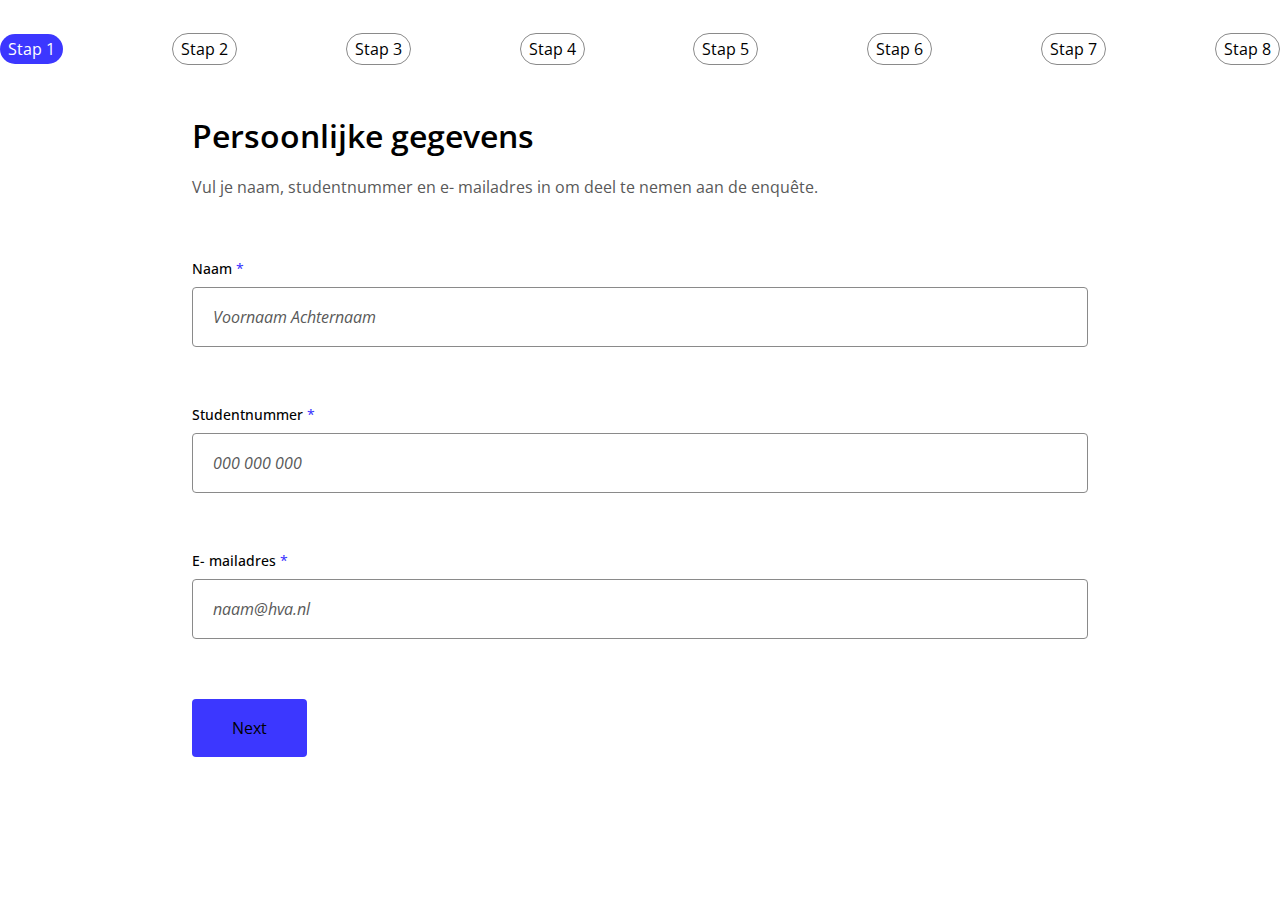
<file: website/index.html>
<!DOCTYPE html>
<html lang="en">

<head>
   <meta charset="UTF-8">
   <meta http-equiv="X-UA-Compatible" content="IE=edge">
   <meta name="viewport" content="width=device-width, initial-scale=1.0">

   <meta name="color-scheme" content="dark light">

   <title>Enquete</title>

   <link rel="preconnect" href="https://fonts.googleapis.com">
   <link rel="preconnect" href="https://fonts.gstatic.com" crossorigin>
   <link href="https://fonts.googleapis.com/css2?family=Open+Sans:wght@300;400;500;600;700;800&display=swap"
      rel="stylesheet">


   <link rel="stylesheet" href="./css/reset.css">
   <link rel="stylesheet" href="./css/custom-properties.css">
   <link rel="stylesheet" href="./css/style.css">


   <script type="module" src="./js/app.js"></script>
</head>

<body>

   <!-- Main -->
   <main>

      <!-- Aside -->
      <!-- <aside>
         <section>
            <figure>
               <img src="" alt="">
            </figure>

            <article>
               <h2>Titel.</h2>
               <p>
                  Korte beschrijving.
               </p>
            </article>
         </section>
      </aside> -->


      <!-- Section Form -->
      <section>

         <!-- Step Indicator -->
         <nav>
            <ol>
               <li><a href="#field-personal">Stap 1</a></li>
               <li><a href="#field-prj-1">Stap 2</a></li>
               <li><a href="#field-wafs">Stap 3</a></li>
               <li><a href="#field-cttr">Stap 4</a></li>
               <li><a href="#field-prjct-2">Stap 5</a></li>
               <li><a href="#field-bt">Stap 6</a></li>
               <li><a href="#field-pwa">Stap 7</a></li>
               <li><a href="#field-submit">Stap 8</a></li>
            </ol>
         </nav>


         <!-- Form -->
         <form id="enquete">
            <!-- Personal Information -->
            <fieldset id="field-personal">
               <legend>Persoonlijke gegevens</legend>
               <p>
                  Vul je naam, studentnummer en e- mailadres in om deel te nemen aan de enquête.
               </p>

               <label for="personal-details-name">
                  <span>Naam <span id="requirement-star">*</span></span>
                  <div>
                     <input type="text" id="personal-details-name" name="personal-details-name"
                        placeholder="Voornaam Achternaam" pattern="^.{3,}$" required>
                     <span class="checkmark">&#10003; Perfect!</span>
                  </div>

                  <p class="error-message">Vul een geldige naam in</p>
               </label>

               <label for="personal-details-student-number">
                  <span>Studentnummer <span id="requirement-star">*</span></span>
                  <div>
                     <input type="text" inputmode="numeric" id="personal-details-student-number"
                        name="personal-details-student-number" placeholder="000 000 000" required pattern="^[56]\d{8}$"
                        title="Studentnummer moet beginnen met een 5 of 6 en 9 cijfers lang zijn." maxlength="9">
                     <span class="checkmark">&#10003; Perfect!</span>
                  </div>

                  <p class="error-message">Psst, weet je zeker dat dit klopt?</p>
               </label>


               <label for="personal-details-email">
                  <span>E- mailadres <span id="requirement-star">*</span></span>
                  <div>
                     <input type="text" inputmode="email" id="personal-details-email" name="personal-details-email"
                        autocapitalize="off" placeholder="naam@hva.nl" required>
                     <span class="checkmark">&#10003; Perfect!</span>
                  </div>
                  <p class="error-message">Psst, weet je zeker dat dit klopt?</p>
               </label>
            </fieldset>










            <!-- Project 1 -->
            <fieldset id="field-prj-1">
               <!-- Course Name -->
               <legend>Project 1</legend>

               <!-- Course Description -->
               <p>
                  Om de kwaliteit van het vak te verbeteren verzoeken we je om deze enquête in te vullen.
               </p>

               <!-- Course Teachers -->
               <h2>Docenten</h2>
               <p>De docenten die betrokken zijn bij het geven van het vak Project 1.</p>

               <ul>
                  <!-- Teacher 1 -->
                  <li>
                     <figure>
                        <!-- <img src="" alt="Portret foto van Joost Faber."> -->
                     </figure>

                     Joost Faber
                  </li>

                  <!-- Teacher 2 -->
                  <li>
                     <figure>
                        <!-- <img src="" alt="Portret foto van Robert Spier."> -->
                     </figure>

                     Robert Spier
                  </li>
               </ul>

               <!-- Form Course Questions -->
               <section>

                  <article>
                     <h2><span>1</span>In welke weken heb je het vak ... gevolgd ?</h2>
                     <p>Vul de start- en einddatum van de periode in waarin je het vak hebt gevolgd.</p>
                  </article>

                  <!-- Start Week Course -->
                  <section id="course-date">

                     <!-- Start date input field -->
                     <label for="course-start-date-prj1">
                        <span>Startdatum <span id="requirement-star">*</span></span>
                        <div>
                           <input type="text" inputmode="numeric" id="course-start-date-prj1"
                              name="course-start-date-prj1" placeholder="dd- mm- jj" required>
                           <span class="checkmark">&#10003;</span>
                        </div>
                        <p class="error-message">Please enter a valid start date.</p>
                     </label>

                     <!-- End date input field -->
                     <label for="course-end-date-prj1">
                        <span>Einddatum <span id="requirement-star">*</span></span>
                        <div>
                           <input type="text" inputmode="numeric" id="course-end-date-prj1" name="course-end-date-prj1"
                              placeholder="dd- mm- jj" required>
                           <span class="checkmark">&#10003;</span>
                        </div>
                        <p class="error-message">Please enter a valid end date.</p>
                     </label>

                  </section>
               </section>

               <!-- Rating Teaching Material -->
               <section>
                  <article>
                     <h2><span>2</span>Hoe uitdagend vond je de lesstof van het vak ... ?</h2>
                     <p>Beoordeel de moeilijkheidsgraad van de lesstof op een schaal van 1 tot 10. <span
                           id="requirement-star">*</span></p>
                  </article>

                  <section id="rating">

                     <!-- Scroll Container -->
                     <div>

                        <section>
                           <label for="rating-tm-prj1-1a">
                              1
                              <input type="radio" id="rating-tm-prj1-1a" name="teaching-material-prj1" value="1"
                                 required>
                           </label>

                           <label for="rating-tm-prj1-2a">
                              2
                              <input type="radio" id="rating-tm-prj1-2a" name="teaching-material-prj1" value="2">
                           </label>

                           <label for="rating-tm-prj1-3a">
                              3
                              <input type="radio" id="rating-tm-prj1-3a" name="teaching-material-prj1" value="3"
                                 required>
                           </label>

                           <label for="rating-tm-prj1-4a">
                              4
                              <input type="radio" id="rating-tm-prj1-4a" name="teaching-material-prj1" value="4"
                                 required>
                           </label>

                           <label for="rating-tm-prj1-5a">
                              5
                              <input type="radio" id="rating-tm-prj1-5a" name="teaching-material-prj1" value="5"
                                 required>
                           </label>

                           <label for="rating-tm-prj1-6a">
                              6
                              <input type="radio" id="rating-tm-prj1-6a" name="teaching-material-prj1" value="6"
                                 required>
                           </label>

                           <label for="rating-tm-prj1-7a">
                              7
                              <input type="radio" id="rating-tm-prj1-7a" name="teaching-material-prj1" value="7"
                                 required>
                           </label>

                           <label for="rating-tm-prj1-8a">
                              8
                              <input type="radio" id="rating-tm-prj1-8a" name="teaching-material-prj1" value="8"
                                 required>
                           </label>

                           <label for="rating-tm-prj1-9a">
                              9
                              <input type="radio" id="rating-tm-prj1-9a" name="teaching-material-prj1" value="9"
                                 required>
                           </label>

                           <label for="rating-tm-prj1-10a">
                              10
                              <input type="radio" id="rating-tm-prj1-10a" name="teaching-material-prj1" value="10"
                                 required>
                           </label>

                        </section>

                        <!-- Indicator -->

                        <ul>
                           <li>Appeltje Eitje 🥱</li>
                           <li>Heel moeilijk! 🤯</li>
                        </ul>

                     </div>

                  </section>

               </section>

               <!-- Rating Explaination Of Teaching Material -->
               <section>
                  <article>
                     <h2><span>3</span>Hoe duidelijk vond je de uitleg van de lesstof ... ?</h2>
                     <p>Geef aan hoe begrijpelijk je de uitleg van de lesstof vond op een schaal van 1 tot 10. <span
                           id="requirement-star">*</span></p>
                  </article>

                  <section id="rating">

                     <!-- Scroll Container -->
                     <div>

                        <section>
                           <label for="rating-ex-prj1-1a">
                              1
                              <input type="radio" id="rating-ex-prj1-1a" name="explanation-prj1" value="1" required>
                           </label>

                           <label for="rating-ex-prj1-2a">
                              2
                              <input type="radio" id="rating-ex-prj1-2a" name="explanation-prj1" value="2">
                           </label>

                           <label for="rating-ex-prj1-3a">
                              3
                              <input type="radio" id="rating-ex-prj1-3a" name="explanation-prj1" value="3" required>
                           </label>

                           <label for="rating-ex-prj1-4a">
                              4
                              <input type="radio" id="rating-ex-prj1-4a" name="explanation-prj1" value="4" required>
                           </label>

                           <label for="rating-ex-prj1-5a">
                              5
                              <input type="radio" id="rating-ex-prj1-5a" name="explanation-prj1" value="5" required>
                           </label>

                           <label for="rating-ex-prj1-6a">
                              6
                              <input type="radio" id="rating-ex-prj1-6a" name="explanation-prj1" value="6" required>
                           </label>

                           <label for="rating-ex-prj1-7a">
                              7
                              <input type="radio" id="rating-ex-prj1-7a" name="explanation-prj1" value="7" required>
                           </label>

                           <label for="rating-ex-prj1-8a">
                              8
                              <input type="radio" id="rating-ex-prj1-8a" name="explanation-prj1" value="8" required>
                           </label>

                           <label for="rating-ex-prj1-9a">
                              9
                              <input type="radio" id="rating-ex-prj1-9a" name="explanation-prj1" value="9" required>
                           </label>

                           <label for="rating-ex-prj1-10a">
                              10
                              <input type="radio" id="rating-ex-prj1-10a" name="explanation-prj1" value="10" required>
                           </label>

                        </section>

                        <!-- Indicator -->
                        <ul>
                           <li>Erg onduidelijk 🤔</li>
                           <li>Heel duidelijk! 🤓</li>
                        </ul>

                     </div>

                  </section>

               </section>


               <!-- Grading Understanding Level -->
               <section>
                  <article>
                     <h2><span>4</span>Hoe goed begreep je de lesstof aan het einde van het vak .. ?</h2>
                     <p>Geef aan hoe goed je de lesstof begreep aan het einde van het vak. <span
                           id="requirement-star">*</span></p>
                  </article>

                  <section id="grading">
                     <div>
                        <section>

                           <label for="rating-ul-prj1-1a">
                              <span>😕</span> <span>Helemaal</span>
                              <input type="radio" id="rating-ul-prj1-1a" name="understanding-level-prj-2" value="1"
                                 required>
                           </label>

                           <label for="rating-ul-prj1-2a">
                              <span>🤨</span> <span>Niet</span>
                              <input type="radio" id="rating-ul-prj1-2a" name="understanding-level-prj-2" value="2">
                           </label>

                           <label for="rating-ul-prj1-3a">
                              <span>😐</span> <span>Mwah</span>
                              <input type="radio" id="rating-ul-prj1-3a" name="understanding-level-prj-2" value="3"
                                 required>
                           </label>

                           <label for="rating-ul-prj1-4a">
                              <span>😶</span> <span>Nauw'lijks</span>
                              <input type="radio" id="rating-ul-prj1-4a" name="understanding-level-prj-2" value="4"
                                 required>
                           </label>

                           <label for="rating-ul-prj1-5a">
                              <span>🙂</span> <span>Enigszins</span>
                              <input type="radio" id="rating-ul-prj1-5a" name="understanding-level-prj-2" value="5"
                                 required>
                           </label>

                           <label for="rating-ul-prj1-6a">
                              <span>😊</span> <span>Redelijk</span>
                              <input type="radio" id="rating-ul-prj1-6a" name="understanding-level-prj-2" value="6"
                                 required>
                           </label>

                           <label for="rating-ul-prj1-7a">
                              <span>😃</span> <span>Goed</span>
                              <input type="radio" id="rating-ul-prj1-7a" name="understanding-level-prj-2" value="7"
                                 required>
                           </label>

                           <label for="rating-ul-prj1-8a">
                              <span>😁</span> <span>Erg'goed</span>
                              <input type="radio" id="rating-ul-prj1-8a" name="understanding-level-prj-2" value="8"
                                 required>
                           </label>

                           <label for="rating-ul-prj1-9a">
                              <span>🤓</span> <span>Uitstekend</span>
                              <input type="radio" id="rating-ul-prj1-9a" name="understanding-level-prj-2" value="9"
                                 required>
                           </label>

                           <label for="rating-ul-prj1-10a">
                              <span>🧠</span> <span>Meesterlijk</span>
                              <input type="radio" id="rating-ul-prj1-10a" name="understanding-level-prj-2" value="10"
                                 required>
                           </label>

                        </section>

                     </div>

                  </section>

               </section>
            </fieldset>











            <fieldset id="field-wafs">
               <!-- Course Name -->
               <legend>Web App From Scratch</legend>

               <!-- Course Description -->
               <p>
                  Om de kwaliteit van het vak te verbeteren verzoeken we je om deze enquête in te vullen.
               </p>

               <!-- Course Teachers -->
               <h2>Docenten</h2>
               <p>De docenten die betrokken zijn bij het geven van het vak Project 1.</p>

               <ul>
                  <!-- Teacher 1 -->
                  <li>
                     <figure>
                        <!-- <img src="" alt="Portret foto van Joost Faber."> -->
                     </figure>

                     Joost Faber
                  </li>

                  <!-- Teacher 2 -->
                  <li>
                     <figure>
                        <!-- <img src="" alt="Portret foto van Robert Spier."> -->
                     </figure>

                     Robert Spier
                  </li>
               </ul>

               <!-- Form Course Questions -->
               <section>

                  <article>
                     <h2><span>1</span>In welke weken heb je het vak ... gevolgd ?</h2>
                     <p>Vul de start- en einddatum van de periode in waarin je het vak hebt gevolgd.</p>
                  </article>

                  <!-- Start Week Course -->
                  <section id="course-date">

                     <!-- Start date input field -->
                     <label for="course-start-date-wafs">
                        <span>Startdatum <span id="requirement-star">*</span></span>
                        <div>
                           <input type="text" inputmode="numeric" id="course-start-date-wafs"
                              name="course-start-date-wafs" placeholder="dd- mm- jj" required>
                           <span class="checkmark">&#10003;</span>
                        </div>
                        <p class="error-message">Please enter a valid start date.</p>
                     </label>

                     <!-- End date input field -->
                     <label for="course-end-date-wafs">
                        <span>Einddatum <span id="requirement-star">*</span></span>
                        <div>
                           <input type="text" inputmode="numeric" id="course-end-date-wafs" name="course-end-date-wafs"
                              placeholder="dd- mm- jj" required>
                           <span class="checkmark">&#10003;</span>
                        </div>
                        <p class="error-message">Please enter a valid end date.</p>
                     </label>

                  </section>
               </section>

               <!-- Rating Teaching Material -->
               <section>
                  <article>
                     <h2><span>2</span>Hoe uitdagend vond je de lesstof van het vak ... ?</h2>
                     <p>Beoordeel de moeilijkheidsgraad van de lesstof op een schaal van 1 tot 10. <span
                           id="requirement-star">*</span></p>
                  </article>

                  <section id="rating">

                     <!-- Scroll Container -->
                     <div>

                        <section>
                           <label for="rating-tm-wafs-1a">
                              1
                              <input type="radio" id="rating-tm-wafs-1a" name="teaching-material-wafs" value="1"
                                 required>
                           </label>

                           <label for="rating-tm-wafs-2a">
                              2
                              <input type="radio" id="rating-tm-wafs-2a" name="teaching-material-wafs" value="2">
                           </label>

                           <label for="rating-tm-wafs-3a">
                              3
                              <input type="radio" id="rating-tm-wafs-3a" name="teaching-material-wafs" value="3"
                                 required>
                           </label>

                           <label for="rating-tm-wafs-4a">
                              4
                              <input type="radio" id="rating-tm-wafs-4a" name="teaching-material-wafs" value="4"
                                 required>
                           </label>

                           <label for="rating-tm-wafs-5a">
                              5
                              <input type="radio" id="rating-tm-wafs-5a" name="teaching-material-wafs" value="5"
                                 required>
                           </label>

                           <label for="rating-tm-wafs-6a">
                              6
                              <input type="radio" id="rating-tm-wafs-6a" name="teaching-material-wafs" value="6"
                                 required>
                           </label>

                           <label for="rating-tm-wafs-7a">
                              7
                              <input type="radio" id="rating-tm-wafs-7a" name="teaching-material-wafs" value="7"
                                 required>
                           </label>

                           <label for="rating-tm-wafs-8a">
                              8
                              <input type="radio" id="rating-tm-wafs-8a" name="teaching-material-wafs" value="8"
                                 required>
                           </label>

                           <label for="rating-tm-wafs-9a">
                              9
                              <input type="radio" id="rating-tm-wafs-9a" name="teaching-material-wafs" value="9"
                                 required>
                           </label>

                           <label for="rating-tm-wafs-10a">
                              10
                              <input type="radio" id="rating-tm-wafs-10a" name="teaching-material-wafs" value="10"
                                 required>
                           </label>

                        </section>

                        <!-- Indicator -->

                        <ul>
                           <li>Appeltje Eitje 🥱</li>
                           <li>Heel moeilijk! 🤯</li>
                        </ul>

                     </div>

                  </section>

               </section>

               <!-- Rating Explaination Of Teaching Material -->
               <section>
                  <article>
                     <h2><span>3</span>Hoe duidelijk vond je de uitleg van de lesstof ... ?</h2>
                     <p>Geef aan hoe begrijpelijk je de uitleg van de lesstof vond op een schaal van 1 tot 10. <span
                           id="requirement-star">*</span></p>
                  </article>

                  <section id="rating">

                     <!-- Scroll Container -->
                     <div>

                        <section>
                           <label for="rating-ex-wafs-1a">
                              1
                              <input type="radio" id="rating-ex-wafs-1a" name="explanation-wafs" value="1" required>
                           </label>

                           <label for="rating-ex-wafs-2a">
                              2
                              <input type="radio" id="rating-ex-wafs-2a" name="explanation-wafs" value="2">
                           </label>

                           <label for="rating-ex-wafs-3a">
                              3
                              <input type="radio" id="rating-ex-wafs-3a" name="explanation-wafs" value="3" required>
                           </label>

                           <label for="rating-ex-wafs-4a">
                              4
                              <input type="radio" id="rating-ex-wafs-4a" name="explanation-wafs" value="4" required>
                           </label>

                           <label for="rating-ex-wafs-5a">
                              5
                              <input type="radio" id="rating-ex-wafs-5a" name="explanation-wafs" value="5" required>
                           </label>

                           <label for="rating-ex-wafs-6a">
                              6
                              <input type="radio" id="rating-ex-wafs-6a" name="explanation-wafs" value="6" required>
                           </label>

                           <label for="rating-ex-wafs-7a">
                              7
                              <input type="radio" id="rating-ex-wafs-7a" name="explanation-wafs" value="7" required>
                           </label>

                           <label for="rating-ex-wafs-8a">
                              8
                              <input type="radio" id="rating-ex-wafs-8a" name="explanation-wafs" value="8" required>
                           </label>

                           <label for="rating-ex-wafs-9a">
                              9
                              <input type="radio" id="rating-ex-wafs-9a" name="explanation-wafs" value="9" required>
                           </label>

                           <label for="rating-ex-wafs-10a">
                              10
                              <input type="radio" id="rating-ex-wafs-10a" name="explanation-wafs" value="10" required>
                           </label>

                        </section>

                        <!-- Indicator -->
                        <ul>
                           <li>Erg onduidelijk 🤔</li>
                           <li>Heel duidelijk! 🤓</li>
                        </ul>

                     </div>

                  </section>

               </section>


               <!-- Grading Understanding Level -->
               <section>
                  <article>
                     <h2><span>4</span>Hoe goed begreep je de lesstof aan het einde van het vak .. ?</h2>
                     <p>Geef aan hoe goed je de lesstof begreep aan het einde van het vak. <span
                           id="requirement-star">*</span></p>
                  </article>

                  <section id="grading">
                     <div>
                        <section>

                           <label for="rating-ul-wafs-1a">
                              <span>😕</span> <span>Helemaal</span>
                              <input type="radio" id="rating-ul-wafs-1a" name="understanding-level-wafs" value="1"
                                 required>
                           </label>

                           <label for="rating-ul-wafs-2a">
                              <span>🤨</span> <span>Niet</span>
                              <input type="radio" id="rating-ul-wafs-2a" name="understanding-level-wafs" value="2">
                           </label>

                           <label for="rating-ul-wafs-3a">
                              <span>😐</span> <span>Mwah</span>
                              <input type="radio" id="rating-ul-wafs-3a" name="understanding-level-wafs" value="3"
                                 required>
                           </label>

                           <label for="rating-ul-wafs-4a">
                              <span>😶</span> <span>Nauw'lijks</span>
                              <input type="radio" id="rating-ul-wafs-4a" name="understanding-level-wafs" value="4"
                                 required>
                           </label>

                           <label for="rating-ul-wafs-5a">
                              <span>🙂</span> <span>Enigszins</span>
                              <input type="radio" id="rating-ul-wafs-5a" name="understanding-level-wafs" value="5"
                                 required>
                           </label>

                           <label for="rating-ul-wafs-6a">
                              <span>😊</span> <span>Redelijk</span>
                              <input type="radio" id="rating-ul-wafs-6a" name="understanding-level-wafs" value="6"
                                 required>
                           </label>

                           <label for="rating-ul-wafs-7a">
                              <span>😃</span> <span>Goed</span>
                              <input type="radio" id="rating-ul-wafs-7a" name="understanding-level-wafs" value="7"
                                 required>
                           </label>

                           <label for="rating-ul-wafs-8a">
                              <span>😁</span> <span>Erg'goed</span>
                              <input type="radio" id="rating-ul-wafs-8a" name="understanding-level-wafs" value="8"
                                 required>
                           </label>

                           <label for="rating-ul-wafs-9a">
                              <span>🤓</span> <span>Uitstekend</span>
                              <input type="radio" id="rating-ul-wafs-9a" name="understanding-level-wafs" value="9"
                                 required>
                           </label>

                           <label for="rating-ul-wafs-10a">
                              <span>🧠</span> <span>Meesterlijk</span>
                              <input type="radio" id="rating-ul-wafs-10a" name="understanding-level-wafs" value="10"
                                 required>
                           </label>

                        </section>

                     </div>

                  </section>

               </section>
            </fieldset>











            <!-- Course 3 -->
            <fieldset id="field-cttr">
               <!-- Course Name -->
               <legend>Css To The Rescue</legend>

               <!-- Course Description -->
               <p>
                  Om de kwaliteit van het vak te verbeteren verzoeken we je om deze enquête in te vullen.
               </p>

               <!-- Course Teachers -->
               <h2>Docenten</h2>
               <p>De docenten die betrokken zijn bij het geven van het vak Project 1.</p>

               <ul>
                  <!-- Teacher 1 -->
                  <li>
                     <figure>
                        <!-- <img src="" alt="Portret foto van Joost Faber."> -->
                     </figure>

                     Sanne 't Hooft
                  </li>

                  <!-- Teacher 2 -->
                  <li>
                     <figure>
                        <!-- <img src="" alt="Portret foto van Robert Spier."> -->
                     </figure>

                     Vasilis
                  </li>
               </ul>

               <!-- Form Course Questions -->
               <section>

                  <article>
                     <h2><span>1</span>In welke weken heb je het vak ... gevolgd ?</h2>
                     <p>Vul de start- en einddatum van de periode in waarin je het vak hebt gevolgd.</p>
                  </article>

                  <!-- Start Week Course -->
                  <section id="course-date">

                     <!-- Start date input field -->
                     <label for="course-start-date-cttr">
                        <span>Startdatum <span id="requirement-star">*</span></span>
                        <div>
                           <input type="text" inputmode="numeric" id="course-start-date-cttr"
                              name="course-start-date-cttr" placeholder="dd- mm- jj" required>
                           <span class="checkmark">&#10003;</span>
                        </div>
                        <p class="error-message">Please enter a valid start date.</p>
                     </label>

                     <!-- End date input field -->
                     <label for="course-end-date-cttr">
                        <span>Einddatum <span id="requirement-star">*</span></span>
                        <div>
                           <input type="text" inputmode="numeric" id="course-end-date-cttr" name="course-end-date-cttr"
                              placeholder="dd- mm- jj" required>
                           <span class="checkmark">&#10003;</span>
                        </div>
                        <p class="error-message">Please enter a valid end date.</p>
                     </label>

                  </section>
               </section>

               <!-- Rating Teaching Material -->
               <section>
                  <article>
                     <h2><span>2</span>Hoe uitdagend vond je de lesstof van het vak ... ?</h2>
                     <p>Beoordeel de moeilijkheidsgraad van de lesstof op een schaal van 1 tot 10. <span
                           id="requirement-star">*</span></p>
                  </article>

                  <section id="rating">

                     <!-- Scroll Container -->
                     <div>

                        <section>
                           <label for="rating-tm-cttr-1a">
                              1
                              <input type="radio" id="rating-tm-cttr-1a" name="teaching-material-cttr" value="1"
                                 required>
                           </label>

                           <label for="rating-tm-cttr-2a">
                              2
                              <input type="radio" id="rating-tm-cttr-2a" name="teaching-material-cttr" value="2">
                           </label>

                           <label for="rating-tm-cttr-3a">
                              3
                              <input type="radio" id="rating-tm-cttr-3a" name="teaching-material-cttr" value="3"
                                 required>
                           </label>

                           <label for="rating-tm-cttr-4a">
                              4
                              <input type="radio" id="rating-tm-cttr-4a" name="teaching-material-cttr" value="4"
                                 required>
                           </label>

                           <label for="rating-tm-cttr-5a">
                              5
                              <input type="radio" id="rating-tm-cttr-5a" name="teaching-material-cttr" value="5"
                                 required>
                           </label>

                           <label for="rating-tm-cttr-6a">
                              6
                              <input type="radio" id="rating-tm-cttr-6a" name="teaching-material-cttr" value="6"
                                 required>
                           </label>

                           <label for="rating-tm-cttr-7a">
                              7
                              <input type="radio" id="rating-tm-cttr-7a" name="teaching-material-cttr" value="7"
                                 required>
                           </label>

                           <label for="rating-tm-cttr-8a">
                              8
                              <input type="radio" id="rating-tm-cttr-8a" name="teaching-material-cttr" value="8"
                                 required>
                           </label>

                           <label for="rating-tm-cttr-9a">
                              9
                              <input type="radio" id="rating-tm-cttr-9a" name="teaching-material-cttr" value="9"
                                 required>
                           </label>

                           <label for="rating-tm-cttr-10a">
                              10
                              <input type="radio" id="rating-tm-cttr-10a" name="teaching-material-cttr" value="10"
                                 required>
                           </label>

                        </section>

                        <!-- Indicator -->

                        <ul>
                           <li>Appeltje Eitje 🥱</li>
                           <li>Heel moeilijk! 🤯</li>
                        </ul>

                     </div>

                  </section>

               </section>

               <!-- Rating Explaination Of Teaching Material -->
               <section>
                  <article>
                     <h2><span>3</span>Hoe duidelijk vond je de uitleg van de lesstof ... ?</h2>
                     <p>Geef aan hoe begrijpelijk je de uitleg van de lesstof vond op een schaal van 1 tot 10. <span
                           id="requirement-star">*</span></p>
                  </article>

                  <section id="rating">

                     <!-- Scroll Container -->
                     <div>

                        <section>
                           <label for="rating-ex-cttr-1a">
                              1
                              <input type="radio" id="rating-ex-cttr-1a" name="explanation-cttr" value="1" required>
                           </label>

                           <label for="rating-ex-cttr-2a">
                              2
                              <input type="radio" id="rating-ex-cttr-2a" name="explanation-cttr" value="2">
                           </label>

                           <label for="rating-ex-cttr-3a">
                              3
                              <input type="radio" id="rating-ex-cttr-3a" name="explanation-cttr" value="3" required>
                           </label>

                           <label for="rating-ex-cttr-4a">
                              4
                              <input type="radio" id="rating-ex-cttr-4a" name="explanation-cttr" value="4" required>
                           </label>

                           <label for="rating-ex-cttr-5a">
                              5
                              <input type="radio" id="rating-ex-cttr-5a" name="explanation-cttr" value="5" required>
                           </label>

                           <label for="rating-ex-cttr-6a">
                              6
                              <input type="radio" id="rating-ex-cttr-6a" name="explanation-cttr" value="6" required>
                           </label>

                           <label for="rating-ex-cttr-7a">
                              7
                              <input type="radio" id="rating-ex-cttr-7a" name="explanation-cttr" value="7" required>
                           </label>

                           <label for="rating-ex-cttr-8a">
                              8
                              <input type="radio" id="rating-ex-cttr-8a" name="explanation-cttr" value="8" required>
                           </label>

                           <label for="rating-ex-cttr-9a">
                              9
                              <input type="radio" id="rating-ex-cttr-9a" name="explanation-cttr" value="9" required>
                           </label>

                           <label for="rating-ex-cttr-10a">
                              10
                              <input type="radio" id="rating-ex-cttr-10a" name="explanation-cttr" value="10" required>
                           </label>

                        </section>

                        <!-- Indicator -->
                        <ul>
                           <li>Erg onduidelijk 🤔</li>
                           <li>Heel duidelijk! 🤓</li>
                        </ul>

                     </div>

                  </section>

               </section>


               <!-- Grading Understanding Level -->
               <section>
                  <article>
                     <h2><span>4</span>Hoe goed begreep je de lesstof aan het einde van het vak .. ?</h2>
                     <p>Geef aan hoe goed je de lesstof begreep aan het einde van het vak. <span
                           id="requirement-star">*</span></p>
                  </article>

                  <section id="grading">
                     <div>
                        <section>

                           <label for="rating-ul-cttr-1a">
                              <span>😕</span> <span>Helemaal</span>
                              <input type="radio" id="rating-ul-cttr-1a" name="understanding-level-cttr" value="1"
                                 required>
                           </label>

                           <label for="rating-ul-cttr-2a">
                              <span>🤨</span> <span>Niet</span>
                              <input type="radio" id="rating-ul-cttr-2a" name="understanding-level-cttr" value="2">
                           </label>

                           <label for="rating-ul-cttr-3a">
                              <span>😐</span> <span>Mwah</span>
                              <input type="radio" id="rating-ul-cttr-3a" name="understanding-level-cttr" value="3"
                                 required>
                           </label>

                           <label for="rating-ul-cttr-4a">
                              <span>😶</span> <span>Nauw'lijks</span>
                              <input type="radio" id="rating-ul-cttr-4a" name="understanding-level-cttr" value="4"
                                 required>
                           </label>

                           <label for="rating-ul-cttr-5a">
                              <span>🙂</span> <span>Enigszins</span>
                              <input type="radio" id="rating-ul-cttr-5a" name="understanding-level-cttr" value="5"
                                 required>
                           </label>

                           <label for="rating-ul-cttr-6a">
                              <span>😊</span> <span>Redelijk</span>
                              <input type="radio" id="rating-ul-cttr-6a" name="understanding-level-cttr" value="6"
                                 required>
                           </label>

                           <label for="rating-ul-cttr-7a">
                              <span>😃</span> <span>Goed</span>
                              <input type="radio" id="rating-ul-cttr-7a" name="understanding-level-cttr" value="7"
                                 required>
                           </label>

                           <label for="rating-ul-cttr-8a">
                              <span>😁</span> <span>Erg'goed</span>
                              <input type="radio" id="rating-ul-cttr-8a" name="understanding-level-cttr" value="8"
                                 required>
                           </label>

                           <label for="rating-ul-cttr-9a">
                              <span>🤓</span> <span>Uitstekend</span>
                              <input type="radio" id="rating-ul-cttr-9a" name="understanding-level-cttr" value="9"
                                 required>
                           </label>

                           <label for="rating-ul-cttr-10a">
                              <span>🧠</span> <span>Meesterlijk</span>
                              <input type="radio" id="rating-ul-cttr-10a" name="understanding-level-cttr" value="10"
                                 required>
                           </label>

                        </section>

                     </div>

                  </section>

               </section>
            </fieldset>










            <!-- Project 2 -->
            <fieldset id="field-prjct-2">
               <!-- Course Name -->
               <legend>Hackathon</legend>

               <!-- Course Description -->
               <p>
                  Om de kwaliteit van het vak te verbeteren verzoeken we je om deze enquête in te vullen.
               </p>

               <!-- Course Teachers -->
               <h2>Docenten</h2>
               <p>De docenten die betrokken zijn bij het geven van het vak Project 1.</p>

               <ul>
                  <!-- Teacher 1 -->
                  <li>
                     <figure>
                        <!-- <img src="" alt="Portret foto van Joost Faber."> -->
                     </figure>

                     Vasilis
                  </li>

                  <!-- Teacher 2 -->
                  <li>
                     <figure>
                        <!-- <img src="" alt="Portret foto van Robert Spier."> -->
                     </figure>

                     Robert Spier
                  </li>
               </ul>

               <!-- Form Course Questions -->
               <section>

                  <article>
                     <h2><span>1</span>In welke weken heb je het vak ... gevolgd ?</h2>
                     <p>Vul de start- en einddatum van de periode in waarin je het vak hebt gevolgd.</p>
                  </article>

                  <!-- Start Week Course -->
                  <section id="course-date">

                     <!-- Start date input field -->
                     <label for="course-start-date-wafs">
                        <span>Startdatum <span id="requirement-star">*</span></span>
                        <div>
                           <input type="text" inputmode="numeric" id="course-start-date-prjct-2"
                              name="course-start-date-prjct-2" placeholder="dd- mm- jj" required>
                           <span class="checkmark">&#10003;</span>
                        </div>
                        <p class="error-message">Please enter a valid start date.</p>
                     </label>

                     <!-- End date input field -->
                     <label for="course-end-date-prjct-2">
                        <span>Einddatum <span id="requirement-star">*</span></span>
                        <div>
                           <input type="text" inputmode="numeric" id="course-end-date-prjct-2"
                              name="course-end-date-prjct-2" placeholder="dd- mm- jj" required>
                           <span class="checkmark">&#10003;</span>
                        </div>
                        <p class="error-message">Please enter a valid end date.</p>
                     </label>

                  </section>
               </section>

               <!-- Rating Teaching Material -->
               <section>
                  <article>
                     <h2><span>2</span>Hoe uitdagend vond je de lesstof van het vak ... ?</h2>
                     <p>Beoordeel de moeilijkheidsgraad van de lesstof op een schaal van 1 tot 10. <span
                           id="requirement-star">*</span></p>
                  </article>

                  <section id="rating">

                     <!-- Scroll Container -->
                     <div>

                        <section>
                           <label for="rating-tm-prjct-2-1a">
                              1
                              <input type="radio" id="rating-tm-prjct-2-1a" name="teaching-material-prjct-2" value="1"
                                 required>
                           </label>

                           <label for="rating-tm-prjct-2-2a">
                              2
                              <input type="radio" id="rating-tm-prjct-2-2a" name="teaching-material-prjct-2" value="2">
                           </label>

                           <label for="rating-tm-prjct-2-3a">
                              3
                              <input type="radio" id="rating-tm-prjct-2-3a" name="teaching-material-prjct-2" value="3"
                                 required>
                           </label>

                           <label for="rating-tm-prjct-2-4a">
                              4
                              <input type="radio" id="rating-tm-prjct-2-4a" name="teaching-material-prjct-2" value="4"
                                 required>
                           </label>

                           <label for="rating-tm-prjct-2-5a">
                              5
                              <input type="radio" id="rating-tm-prjct-2-5a" name="teaching-material-prjct-2" value="5"
                                 required>
                           </label>

                           <label for="rating-tm-prjct-2-6a">
                              6
                              <input type="radio" id="rating-tm-prjct-2-6a" name="teaching-material-prjct-2" value="6"
                                 required>
                           </label>

                           <label for="rating-tm-prjct-2-7a">
                              7
                              <input type="radio" id="rating-tm-prjct-2-7a" name="teaching-material-prjct-2" value="7"
                                 required>
                           </label>

                           <label for="rating-tm-prjct-2-8a">
                              8
                              <input type="radio" id="rating-tm-prjct-2-8a" name="teaching-material-prjct-2" value="8"
                                 required>
                           </label>

                           <label for="rating-tm-prjct-2-9a">
                              9
                              <input type="radio" id="rating-tm-prjct-2-9a" name="teaching-material-prjct-2" value="9"
                                 required>
                           </label>

                           <label for="rating-tm-prjct-2-10a">
                              10
                              <input type="radio" id="rating-tm-prjct-2-10a" name="teaching-material-prjct-2" value="10"
                                 required>
                           </label>

                        </section>

                        <!-- Indicator -->

                        <ul>
                           <li>Appeltje Eitje 🥱</li>
                           <li>Heel moeilijk! 🤯</li>
                        </ul>

                     </div>

                  </section>

               </section>

               <!-- Rating Explaination Of Teaching Material -->
               <section>
                  <article>
                     <h2><span>3</span>Hoe duidelijk vond je de uitleg van de lesstof ... ?</h2>
                     <p>Geef aan hoe begrijpelijk je de uitleg van de lesstof vond op een schaal van 1 tot 10. <span
                           id="requirement-star">*</span></p>
                  </article>

                  <section id="rating">

                     <!-- Scroll Container -->
                     <div>

                        <section>
                           <label for="rating-ex-prjct-2-1a">
                              1
                              <input type="radio" id="rating-ex-prjct-2-1a" name="explanation-prjct-2" value="1"
                                 required>
                           </label>

                           <label for="rating-ex-prjct-2-2a">
                              2
                              <input type="radio" id="rating-ex-prjct-2-2a" name="explanation-prjct-2" value="2">
                           </label>

                           <label for="rating-ex-prjct-2-3a">
                              3
                              <input type="radio" id="rating-ex-prjct-2-3a" name="explanation-prjct-2" value="3"
                                 required>
                           </label>

                           <label for="rating-ex-prjct-2-4a">
                              4
                              <input type="radio" id="rating-ex-prjct-2-4a" name="explanation-prjct-2" value="4"
                                 required>
                           </label>

                           <label for="rating-ex-prjct-2-5a">
                              5
                              <input type="radio" id="rating-ex-prjct-2-5a" name="explanation-prjct-2" value="5"
                                 required>
                           </label>

                           <label for="rating-ex-prjct-2-6a">
                              6
                              <input type="radio" id="rating-ex-prjct-2-6a" name="explanation-prjct-2" value="6"
                                 required>
                           </label>

                           <label for="rating-ex-prjct-2-7a">
                              7
                              <input type="radio" id="rating-ex-prjct-2-7a" name="explanation-prjct-2" value="7"
                                 required>
                           </label>

                           <label for="rating-ex-prjct-2-8a">
                              8
                              <input type="radio" id="rating-ex-prjct-2-8a" name="explanation-prjct-2" value="8"
                                 required>
                           </label>

                           <label for="rating-ex-prjct-2-9a">
                              9
                              <input type="radio" id="rating-ex-prjct-2-9a" name="explanation-prjct-2" value="9"
                                 required>
                           </label>

                           <label for="rating-ex-prjct-2-10a">
                              10
                              <input type="radio" id="rating-ex-prjct-2-10a" name="explanation-prjct-2" value="10"
                                 required>
                           </label>

                        </section>

                        <!-- Indicator -->
                        <ul>
                           <li>Erg onduidelijk 🤔</li>
                           <li>Heel duidelijk! 🤓</li>
                        </ul>

                     </div>

                  </section>

               </section>


               <!-- Grading Understanding Level -->
               <section>
                  <article>
                     <h2><span>4</span>Hoe goed begreep je de lesstof aan het einde van het vak .. ?</h2>
                     <p>Geef aan hoe goed je de lesstof begreep aan het einde van het vak. <span
                           id="requirement-star">*</span></p>
                  </article>

                  <section id="grading">
                     <div>
                        <section>

                           <label for="rating-ul-prjct-2-1a">
                              <span>😕</span> <span>Helemaal</span>
                              <input type="radio" id="rating-ul-prjct-2-1a" name="understanding-level-prj-2" value="1"
                                 required>
                           </label>

                           <label for="rating-ul-prjct-2-2a">
                              <span>🤨</span> <span>Niet</span>
                              <input type="radio" id="rating-ul-prjct-2-2a" name="understanding-level-prj-2" value="2">
                           </label>

                           <label for="rating-ul-prjct-2-3a">
                              <span>😐</span> <span>Mwah</span>
                              <input type="radio" id="rating-ul-prjct-2-3a" name="understanding-level-prj-2" value="3"
                                 required>
                           </label>

                           <label for="rating-ul-prjct-2-4a">
                              <span>😶</span> <span>Nauw'lijks</span>
                              <input type="radio" id="rating-ul-prjct-2-4a" name="understanding-level-prj-2" value="4"
                                 required>
                           </label>

                           <label for="rating-ul-prjct-2-5a">
                              <span>🙂</span> <span>Enigszins</span>
                              <input type="radio" id="rating-ul-prjct-2-5a" name="understanding-level-prj-2" value="5"
                                 required>
                           </label>

                           <label for="rating-ul-prjct-2-6a">
                              <span>😊</span> <span>Redelijk</span>
                              <input type="radio" id="rating-ul-prjct-2-6a" name="understanding-level-prj-2" value="6"
                                 required>
                           </label>

                           <label for="rating-ul-prjct-2-7a">
                              <span>😃</span> <span>Goed</span>
                              <input type="radio" id="rating-ul-prjct-2-7a" name="understanding-level-prj-2" value="7"
                                 required>
                           </label>

                           <label for="rating-ul-prjct-2-8a">
                              <span>😁</span> <span>Erg'goed</span>
                              <input type="radio" id="rating-ul-prjct-2-8a" name="understanding-level-prj-2" value="8"
                                 required>
                           </label>

                           <label for="rating-ul-prjct-2-9a">
                              <span>🤓</span> <span>Uitstekend</span>
                              <input type="radio" id="rating-ul-prjct-2-9a" name="understanding-level-prj-2" value="9"
                                 required>
                           </label>

                           <label for="rating-ul-prjct-2-10a">
                              <span>🧠</span> <span>Meesterlijk</span>
                              <input type="radio" id="rating-ul-prjct-2-10a" name="understanding-level-prj-2" value="10"
                                 required>
                           </label>

                        </section>

                     </div>

                  </section>

               </section>
            </fieldset>










            <!-- Course 4 -->
            <fieldset id="field-bt">
               <!-- Course Name -->
               <legend>Browser Technologies</legend>

               <!-- Course Description -->
               <p>
                  Om de kwaliteit van het vak te verbeteren verzoeken we je om deze enquête in te vullen.
               </p>

               <!-- Course Teachers -->
               <h2>Docenten</h2>
               <p>De docenten die betrokken zijn bij het geven van het vak Project 1.</p>

               <ul>
                  <!-- Teacher 1 -->
                  <li>
                     <figure>
                        <!-- <img src="" alt="Portret foto van Joost Faber."> -->
                     </figure>

                     Peter Paul
                  </li>

                  <!-- Teacher 2 -->
                  <li>
                     <figure>
                        <!-- <img src="" alt="Portret foto van Robert Spier."> -->
                     </figure>

                     Vasilis
                  </li>
               </ul>

               <!-- Form Course Questions -->
               <section>

                  <article>
                     <h2><span>1</span>In welke weken heb je het vak ... gevolgd ?</h2>
                     <p>Vul de start- en einddatum van de periode in waarin je het vak hebt gevolgd.</p>
                  </article>

                  <!-- Start Week Course -->
                  <section id="course-date">

                     <!-- Start date input field -->
                     <label for="course-start-date-bt">
                        <span>Startdatum <span id="requirement-star">*</span></span>
                        <div>
                           <input type="text" inputmode="numeric" id="course-start-date-bt" name="course-start-date-bt"
                              placeholder="dd- mm- jj" required>
                           <span class="checkmark">&#10003;</span>
                        </div>
                        <p class="error-message">Please enter a valid start date.</p>
                     </label>

                     <!-- End date input field -->
                     <label for="course-end-date-bt">
                        <span>Einddatum <span id="requirement-star">*</span></span>
                        <div>
                           <input type="text" inputmode="numeric" id="course-end-date-bt" name="course-end-date-bt"
                              placeholder="dd- mm- jj" required>
                           <span class="checkmark">&#10003;</span>
                        </div>
                        <p class="error-message">Please enter a valid end date.</p>
                     </label>

                  </section>
               </section>

               <!-- Rating Teaching Material -->
               <section>
                  <article>
                     <h2><span>2</span>Hoe uitdagend vond je de lesstof van het vak ... ?</h2>
                     <p>Beoordeel de moeilijkheidsgraad van de lesstof op een schaal van 1 tot 10. <span
                           id="requirement-star">*</span></p>
                  </article>

                  <section id="rating">

                     <!-- Scroll Container -->
                     <div>

                        <section>
                           <label for="rating-tm-bt-1a">
                              1
                              <input type="radio" id="rating-tm-bt-1a" name="teaching-material-bt" value="1" required>
                           </label>

                           <label for="rating-tm-bt-2a">
                              2
                              <input type="radio" id="rating-tm-bt-2a" name="teaching-material-bt" value="2">
                           </label>

                           <label for="rating-tm-bt-3a">
                              3
                              <input type="radio" id="rating-tm-bt-3a" name="teaching-material-bt" value="3" required>
                           </label>

                           <label for="rating-tm-bt-4a">
                              4
                              <input type="radio" id="rating-tm-bt-4a" name="teaching-material-bt" value="4" required>
                           </label>

                           <label for="rating-tm-bt-5a">
                              5
                              <input type="radio" id="rating-tm-bt-5a" name="teaching-material-bt" value="5" required>
                           </label>

                           <label for="rating-tm-bt-6a">
                              6
                              <input type="radio" id="rating-tm-bt-6a" name="teaching-material-bt" value="6" required>
                           </label>

                           <label for="rating-tm-bt-7a">
                              7
                              <input type="radio" id="rating-tm-bt-7a" name="teaching-material-bt" value="7" required>
                           </label>

                           <label for="rating-tm-bt-8a">
                              8
                              <input type="radio" id="rating-tm-bt-8a" name="teaching-material-bt" value="8" required>
                           </label>

                           <label for="rating-tm-bt-9a">
                              9
                              <input type="radio" id="rating-tm-bt-9a" name="teaching-material-bt" value="9" required>
                           </label>

                           <label for="rating-tm-bt-10a">
                              10
                              <input type="radio" id="rating-tm-bt-10a" name="teaching-material-bt" value="10" required>
                           </label>

                        </section>

                        <!-- Indicator -->

                        <ul>
                           <li>Appeltje Eitje 🥱</li>
                           <li>Heel moeilijk! 🤯</li>
                        </ul>

                     </div>

                  </section>

               </section>

               <!-- Rating Explaination Of Teaching Material -->
               <section>
                  <article>
                     <h2><span>3</span>Hoe duidelijk vond je de uitleg van de lesstof ... ?</h2>
                     <p>Geef aan hoe begrijpelijk je de uitleg van de lesstof vond op een schaal van 1 tot 10. <span
                           id="requirement-star">*</span></p>
                  </article>

                  <section id="rating">

                     <!-- Scroll Container -->
                     <div>

                        <section>
                           <label for="rating-ex-bt-1a">
                              1
                              <input type="radio" id="rating-ex-bt-1a" name="explanation-bt" value="1" required>
                           </label>

                           <label for="rating-ex-bt-2a">
                              2
                              <input type="radio" id="rating-ex-bt-2a" name="explanation-bt" value="2">
                           </label>

                           <label for="rating-ex-bt-3a">
                              3
                              <input type="radio" id="rating-ex-bt-3a" name="explanation-bt" value="3" required>
                           </label>

                           <label for="rating-ex-bt-4a">
                              4
                              <input type="radio" id="rating-ex-bt-4a" name="explanation-bt" value="4" required>
                           </label>

                           <label for="rating-ex-bt-5a">
                              5
                              <input type="radio" id="rating-ex-bt-5a" name="explanation-bt" value="5" required>
                           </label>

                           <label for="rating-ex-bt-6a">
                              6
                              <input type="radio" id="rating-ex-bt-6a" name="explanation-bt" value="6" required>
                           </label>

                           <label for="rating-ex-bt-7a">
                              7
                              <input type="radio" id="rating-ex-bt-7a" name="explanation-bt" value="7" required>
                           </label>

                           <label for="rating-ex-bt-8a">
                              8
                              <input type="radio" id="rating-ex-bt-8a" name="explanation-bt" value="8" required>
                           </label>

                           <label for="rating-ex-bt-9a">
                              9
                              <input type="radio" id="rating-ex-bt-9a" name="explanation-bt" value="9" required>
                           </label>

                           <label for="rating-ex-bt-10a">
                              10
                              <input type="radio" id="rating-ex-bt-10a" name="explanation-bt" value="10" required>
                           </label>

                        </section>

                        <!-- Indicator -->
                        <ul>
                           <li>Erg onduidelijk 🤔</li>
                           <li>Heel duidelijk! 🤓</li>
                        </ul>

                     </div>

                  </section>

               </section>


               <!-- Grading Understanding Level -->
               <section>
                  <article>
                     <h2><span>4</span>Hoe goed begreep je de lesstof aan het einde van het vak .. ?</h2>
                     <p>Geef aan hoe goed je de lesstof begreep aan het einde van het vak. <span
                           id="requirement-star">*</span></p>
                  </article>

                  <section id="grading">
                     <div>
                        <section>

                           <label for="rating-ul-bt-1a">
                              <span>😕</span> <span>Helemaal</span>
                              <input type="radio" id="rating-ul-bt-1a" name="understanding-level-bt" value="1" required>
                           </label>

                           <label for="rating-ul-bt-2a">
                              <span>🤨</span> <span>Niet</span>
                              <input type="radio" id="rating-ul-bt-2a" name="understanding-level-bt" value="2">
                           </label>

                           <label for="rating-ul-bt-3a">
                              <span>😐</span> <span>Mwah</span>
                              <input type="radio" id="rating-ul-bt-3a" name="understanding-level-bt" value="3" required>
                           </label>

                           <label for="rating-ul-bt-4a">
                              <span>😶</span> <span>Nauw'lijks</span>
                              <input type="radio" id="rating-ul-bt-4a" name="understanding-level-bt" value="4" required>
                           </label>

                           <label for="rating-ul-bt-5a">
                              <span>🙂</span> <span>Enigszins</span>
                              <input type="radio" id="rating-ul-bt-5a" name="understanding-level-bt" value="5" required>
                           </label>

                           <label for="rating-ul-bt-6a">
                              <span>😊</span> <span>Redelijk</span>
                              <input type="radio" id="rating-ul-bt-6a" name="understanding-level-bt" value="6" required>
                           </label>

                           <label for="rating-ul-bt-7a">
                              <span>😃</span> <span>Goed</span>
                              <input type="radio" id="rating-ul-bt-7a" name="understanding-level-bt" value="7" required>
                           </label>

                           <label for="rating-ul-bt-8a">
                              <span>😁</span> <span>Erg'goed</span>
                              <input type="radio" id="rating-ul-bt-8a" name="understanding-level-bt" value="8" required>
                           </label>

                           <label for="rating-ul-bt-9a">
                              <span>🤓</span> <span>Uitstekend</span>
                              <input type="radio" id="rating-ul-bt-9a" name="understanding-level-bt" value="9" required>
                           </label>

                           <label for="rating-ul-bt-10a">
                              <span>🧠</span> <span>Meesterlijk</span>
                              <input type="radio" id="rating-ul-bt-10a" name="understanding-level-bt" value="10"
                                 required>
                           </label>

                        </section>

                     </div>

                  </section>

               </section>
            </fieldset>










            <!-- Course 5 -->
            <fieldset id="field-pwa">
               <!-- Course Name -->
               <legend>Progressive Web Apps</legend>

               <!-- Course Description -->
               <p>
                  Om de kwaliteit van het vak te verbeteren verzoeken we je om deze enquête in te vullen.
               </p>

               <!-- Course Teachers -->
               <h2>Docenten</h2>
               <p>De docenten die betrokken zijn bij het geven van het vak Project 1.</p>

               <ul>
                  <!-- Teacher 1 -->
                  <li>
                     <figure>
                        <!-- <img src="" alt="Portret foto van Joost Faber."> -->
                     </figure>

                     Janno
                  </li>

                  <!-- Teacher 2 -->
                  <li>
                     <figure>
                        <!-- <img src="" alt="Portret foto van Robert Spier."> -->
                     </figure>

                     Declan
                  </li>
               </ul>

               <!-- Form Course Questions -->
               <section>

                  <article>
                     <h2><span>1</span>In welke weken heb je het vak ... gevolgd ?</h2>
                     <p>Vul de start- en einddatum van de periode in waarin je het vak hebt gevolgd.</p>
                  </article>

                  <!-- Start Week Course -->
                  <section id="course-date">

                     <!-- Start date input field -->
                     <label for="course-start-date-pwa">
                        <span>Startdatum <span id="requirement-star">*</span></span>
                        <div>
                           <input type="text" inputmode="numeric" id="course-start-date-pwa"
                              name="course-start-date-pwa" placeholder="dd- mm- jj" required>
                           <span class="checkmark">&#10003;</span>
                        </div>
                        <p class="error-message">Please enter a valid start date.</p>
                     </label>

                     <!-- End date input field -->
                     <label for="course-end-date-pwa">
                        <span>Einddatum <span id="requirement-star">*</span></span>
                        <div>
                           <input type="text" inputmode="numeric" id="course-end-date-pwa" name="course-end-date-pwa"
                              placeholder="dd- mm- jj" required>
                           <span class="checkmark">&#10003;</span>
                        </div>
                        <p class="error-message">Please enter a valid end date.</p>
                     </label>

                  </section>
               </section>

               <!-- Rating Teaching Material -->
               <section>
                  <article>
                     <h2><span>2</span>Hoe uitdagend vond je de lesstof van het vak ... ?</h2>
                     <p>Beoordeel de moeilijkheidsgraad van de lesstof op een schaal van 1 tot 10. <span
                           id="requirement-star">*</span></p>
                  </article>

                  <section id="rating">

                     <!-- Scroll Container -->
                     <div>

                        <section>
                           <label for="rating-tm-pwa-1a">
                              1
                              <input type="radio" id="rating-tm-pwa-1a" name="teaching-material-pwa" value="1" required>
                           </label>

                           <label for="rating-tm-pwa-2a">
                              2
                              <input type="radio" id="rating-tm-pwa-2a" name="teaching-material-pwa" value="2">
                           </label>

                           <label for="rating-tm-pwa-3a">
                              3
                              <input type="radio" id="rating-tm-pwa-3a" name="teaching-material-pwa" value="3" required>
                           </label>

                           <label for="rating-tm-pwa-4a">
                              4
                              <input type="radio" id="rating-tm-pwa-4a" name="teaching-material-pwa" value="4" required>
                           </label>

                           <label for="rating-tm-pwa-5a">
                              5
                              <input type="radio" id="rating-tm-pwa-5a" name="teaching-material-pwa" value="5" required>
                           </label>

                           <label for="rating-tm-pwa-6a">
                              6
                              <input type="radio" id="rating-tm-pwa-6a" name="teaching-material-pwa" value="6" required>
                           </label>

                           <label for="rating-tm-pwa-7a">
                              7
                              <input type="radio" id="rating-tm-pwa-7a" name="teaching-material-pwa" value="7" required>
                           </label>

                           <label for="rating-tm-pwa-8a">
                              8
                              <input type="radio" id="rating-tm-pwa-8a" name="teaching-material-pwa" value="8" required>
                           </label>

                           <label for="rating-tm-pwa-9a">
                              9
                              <input type="radio" id="rating-tm-pwa-9a" name="teaching-material-pwa" value="9" required>
                           </label>

                           <label for="rating-tm-pwa-10a">
                              10
                              <input type="radio" id="rating-tm-pwa-10a" name="teaching-material-pwa" value="10"
                                 required>
                           </label>

                        </section>

                        <!-- Indicator -->

                        <ul>
                           <li>Appeltje Eitje 🥱</li>
                           <li>Heel moeilijk! 🤯</li>
                        </ul>

                     </div>

                  </section>

               </section>

               <!-- Rating Explaination Of Teaching Material -->
               <section>
                  <article>
                     <h2><span>3</span>Hoe duidelijk vond je de uitleg van de lesstof ... ?</h2>
                     <p>Geef aan hoe begrijpelijk je de uitleg van de lesstof vond op een schaal van 1 tot 10. <span
                           id="requirement-star">*</span></p>
                  </article>

                  <section id="rating">

                     <!-- Scroll Container -->
                     <div>

                        <section>
                           <label for="rating-ex-pwa-1a">
                              1
                              <input type="radio" id="rating-ex-pwa-1a" name="explanation-pwa" value="1" required>
                           </label>

                           <label for="rating-ex-pwa-2a">
                              2
                              <input type="radio" id="rating-ex-pwa-2a" name="explanation-pwa" value="2">
                           </label>

                           <label for="rating-ex-pwa-3a">
                              3
                              <input type="radio" id="rating-ex-pwa-3a" name="explanation-pwa" value="3" required>
                           </label>

                           <label for="rating-ex-pwa-4a">
                              4
                              <input type="radio" id="rating-ex-pwa-4a" name="explanation-pwa" value="4" required>
                           </label>

                           <label for="rating-ex-pwa-5a">
                              5
                              <input type="radio" id="rating-ex-pwa-5a" name="explanation-pwa" value="5" required>
                           </label>

                           <label for="rating-ex-pwa-6a">
                              6
                              <input type="radio" id="rating-ex-pwa-6a" name="explanation-pwa" value="6" required>
                           </label>

                           <label for="rating-ex-pwa-7a">
                              7
                              <input type="radio" id="rating-ex-pwa-7a" name="explanation-pwa" value="7" required>
                           </label>

                           <label for="rating-ex-pwa-8a">
                              8
                              <input type="radio" id="rating-ex-pwa-8a" name="explanation-pwa" value="8" required>
                           </label>

                           <label for="rating-ex-pwa-9a">
                              9
                              <input type="radio" id="rating-ex-pwa-9a" name="explanation-pwa" value="9" required>
                           </label>

                           <label for="rating-ex-pwa-10a">
                              10
                              <input type="radio" id="rating-ex-pwa-10a" name="explanation-pwa" value="10" required>
                           </label>

                        </section>

                        <!-- Indicator -->
                        <ul>
                           <li>Erg onduidelijk 🤔</li>
                           <li>Heel duidelijk! 🤓</li>
                        </ul>

                     </div>

                  </section>

               </section>


               <!-- Grading Understanding Level -->
               <section>
                  <article>
                     <h2><span>4</span>Hoe goed begreep je de lesstof aan het einde van het vak .. ?</h2>
                     <p>Geef aan hoe goed je de lesstof begreep aan het einde van het vak. <span
                           id="requirement-star">*</span></p>
                  </article>

                  <section id="grading">
                     <div>
                        <section>

                           <label for="rating-ul-pwa-1a">
                              <span>😕</span> <span>Helemaal</span>
                              <input type="radio" id="rating-ul-pwa-1a" name="understanding-level-prj-2" value="1"
                                 required>
                           </label>

                           <label for="rating-ul-pwa-2a">
                              <span>🤨</span> <span>Niet</span>
                              <input type="radio" id="rating-ul-pwa-2a" name="understanding-level-prj-2" value="2">
                           </label>

                           <label for="rating-ul-pwa-3a">
                              <span>😐</span> <span>Mwah</span>
                              <input type="radio" id="rating-ul-pwa-3a" name="understanding-level-prj-2" value="3"
                                 required>
                           </label>

                           <label for="rating-ul-pwa-4a">
                              <span>😶</span> <span>Nauw'lijks</span>
                              <input type="radio" id="rating-ul-pwa-4a" name="understanding-level-prj-2" value="4"
                                 required>
                           </label>

                           <label for="rating-ul-pwa-5a">
                              <span>🙂</span> <span>Enigszins</span>
                              <input type="radio" id="rating-ul-pwa-5a" name="understanding-level-prj-2" value="5"
                                 required>
                           </label>

                           <label for="rating-ul-pwa-6a">
                              <span>😊</span> <span>Redelijk</span>
                              <input type="radio" id="rating-ul-pwa-6a" name="understanding-level-prj-2" value="6"
                                 required>
                           </label>

                           <label for="rating-ul-pwa-7a">
                              <span>😃</span> <span>Goed</span>
                              <input type="radio" id="rating-ul-pwa-7a" name="understanding-level-prj-2" value="7"
                                 required>
                           </label>

                           <label for="rating-ul-pwa-8a">
                              <span>😁</span> <span>Erg'goed</span>
                              <input type="radio" id="rating-ul-pwa-8a" name="understanding-level-prj-2" value="8"
                                 required>
                           </label>

                           <label for="rating-ul-pwa-9a">
                              <span>🤓</span> <span>Uitstekend</span>
                              <input type="radio" id="rating-ul-pwa-9a" name="understanding-level-prj-2" value="9"
                                 required>
                           </label>

                           <label for="rating-ul-pwa-10a">
                              <span>🧠</span> <span>Meesterlijk</span>
                              <input type="radio" id="rating-ul-pwa-10a" name="understanding-level-prj-2" value="10"
                                 required>
                           </label>

                        </section>

                     </div>

                  </section>

               </section>
            </fieldset>











            <!-- Submit -->
            <fieldset id="field-submit">
               <legend>Tijd om af te ronden.</legend>
               <p>Druk op de onderstaande knop om de enquête in te leveren.</p>

               <button type="submit" aria-label="finish">Enquête inleveren</button>
            </fieldset>




         </form>


      </section>

   </main>

</body>

</html>
</file>
<file: website/css/custom-properties.css>
/* ***************** */
/* Custom Properties */
/* ***************** */

:root {
    --primary-color: #3C37FF;
  
    --primary-background-color: white;
    --secondary-background-color: black;
    --tertiary-background-color: #f3f3f3;
  
    --primary-font-family: 'Open Sans', 'Helvetica Neue', Helvetica, Arial, sans-serif;
  
    --primary-text-color: black;
    --secondary-text-color: white;
    --tertiary-text-color: #595959;
  
  
    --form-heading-font-size: 3.2rem;
  
    --heading-font-weight: 600;
  
    --body-font-size: 1.6rem;
    --body-font-weight: 400;
  
    --XS-spacer: 1rem;
    --S-spacer: 2rem;
    --M-spacer: 4rem;
    --L-spacer: 6rem;
    --XL-spacer: 8rem;
    --XXL-spacer: 12rem;
  
    --XS-font-size: 1.4rem;
    --S-font-size: 1.6rem;
    --M-font-size: 1.8rem;
    --L-font-size: 2.4rem;
    --XL-font-size: 3.2rem;
    --XXL-font-size: 4rem;
    
  }

  @media (prefers-color-scheme: dark) {
    :root {
      --primary-color: #3C37FF;
    
      --primary-text-color: white;
      --secondary-text-color: black;
      --tertiary-text-color: #ACACAC;
  }
}
</file>
<file: website/css/style.css>
/* ********** */
/* HTML, Body */
/* ********** */

html, body {
  font-size: 62.5%;

  height: 100%;
}


/* **** */
/* Main */
/* **** */

main {
  width: 100%;
  min-height: 100%;
}


/* ********** */
/* Main Aside */
/* ********** */

main > aside {
  display: none;
}


/* ************ */
/* Main Section */
/* ************ */

main > section {
  display: flex;

  flex-direction: column;
  
  align-items: center;
}

/* **************** */
/* Main Section Nav */
/* **************** */

main > section > nav {
  padding-top: var(--M-spacer);
  padding-bottom: var(--L-spacer);

  width: 100%;
}

main > section > nav ol {
  padding: 0;
  margin: 0;

  display: flex;

  align-items: center;
  justify-content: space-between;
}

/* ******************** */
/* Step Indicator Links */
/* ******************** */

main > section > nav ol li {
  list-style: none;
}

main > section > nav ol li a {
  --step-indicator-font-family: var(--primary-font-family);
  --step-indicator-font-size: 1.6rem;
  
  --step-indicator-text-color: var(--primary-text-color);

  list-style: none;

  font-family: var(--step-indicator-font-family);
  font-size: var(--step-indicator-font-size);

  padding: .4rem .8rem;

  border: 1px solid #8A8A8A;
  border-radius: 8rem;

  color: var(--primary-text-color);

  text-decoration: none;
}


main > section > nav ol li a.current {
  padding: .4rem .8rem;

  border: none;
  border-radius: 8rem;

  color: var(--secondary-text-color);
  background-color: var(--primary-color);

  text-decoration: none;
}

main > section > nav ol li a:hover {
  padding: .4rem .8rem;

  border: none;
  border-radius: 8rem;

  color: var(--secondary-text-color);
  background-color: var(--primary-color);

  text-decoration: none;
}


/* ***************** */
/* Main Section Form */
/* ***************** */

main > section > form {
  display: flex;
  flex-direction: column;

  width: 100%;
}


/* ************* */
/* Form Fieldset */
/* ************* */

form fieldset {
  min-inline-size: 0;

  padding: 0;
  margin: 0;

  display: flex;

  flex-direction: column;
  
  border: none;

  width: 100%;
}

form fieldset.visible {
  display: visible;
}

form fieldset.hidden {
  display: none;
}


/* ******************** */
/* Form Fieldset Legend */
/* ******************** */

form fieldset legend {
  --legend-font-family: var(--primary-font-family);
  --legend-font-size: var(--form-heading-font-size);

  --legend-text-color: var(--primary-text-color);

  padding: 0;
  margin: 0;

  padding-bottom: var(--S-spacer);

  font-family: var(--primary-font-family);
  font-size: var(--legend-font-size);
  font-weight: var(--heading-font-weight);

  color: var(--legend-text-color);
}


/* ****************** */
/* Course Description */
/* ****************** */

form fieldset legend + p {
  --p-font-family: var(--primary-font-family);
  --p-font-size: 1.6rem;
  --p-font-weight: var(--body-font-weight);

  --p-text-color: var(--tertiary-text-color);

  padding: 0;
  margin: 0;

  padding-bottom: var(--L-spacer);

  font-family: var(--p-font-family);
  font-size: var(--p-font-size);
  font-weight: var(--p-font-weight);

  line-height: 1.6;

  color: var(--p-text-color);
}


/* ******************** */
/* Course Teacher Title */
/* ******************** */

form fieldset legend + p + h2 {
  --form-h2-font-family: var(--primary-font-family);
  --form-h2-font-size: 1.8rem;
  --form-h2-font-weight: var(--heading-font-weight);

  --form-h2-text-color: var(--primary-text-color);


  padding-bottom: .8rem;
  margin: 0;
  
  font-family: var(--form-h2-font-family);
  font-size: var(--form-h2-font-size);
  font-weight: var(--form-h2-font-weight);

  line-height: 1.4;
  
  color: var(--form-h2-text-color);
}


/* *************************** */
/* Course Teacher Description  */
/* *************************** */

form fieldset legend + p + h2 + p {
  padding-bottom: var(--M-spacer);
  margin: 0;
  
  font-family: var(--primary-font-family);
  font-size: 1.6rem;
  font-weight: 400;

  line-height: 1.6;
  
  color: var(--tertiary-text-color);
}


/* ******************* */
/* Course Teacher List */
/* ******************* */

form fieldset legend + p + h2 + p + ul {
  padding: 0;
  margin: 0;

  padding-bottom: var(--XL-spacer);

  display: flex;
  gap: var(--M-spacer);

  width: 100%;
}


/* *************************** */
/* Course Teacher List Content */
/* *************************** */

form fieldset legend + p + h2 + p +  ul li {
  padding: 0;
  margin: 0;

  list-style: none;

  font-family: var(--primary-font-family);

  display: flex;

  align-items: center;

  gap: var(--XS-spacer);

  font-size: 1.4rem;
}

/* ************* */
/* Teacher Image */
/* ************* */

form fieldset legend + p + h2 + p + ul li figure {
  padding: 0;
  margin: 0;

  overflow: hidden;

  width: 3.2rem;
  aspect-ratio: 1;

  border-radius: 50%;

  background-color: #E9E9E9;
}

form fieldset legend + p + h2 + p + ul li figure img {
  width: 100%;
  height: 100%;

  object-fit: cover;
}


/* ********************* */
/* Form Fieldset Section */
/* ********************* */

form fieldset > section {
  padding-bottom: var(--XL-spacer);

  display: flex;

  flex-direction: column;

  width: 100%;
}

/* ******************************* */
/* Form Fieldset Section Questions */
/* ******************************* */

form fieldset > section article {
  padding-bottom: var(--M-spacer);
}

/* ************* */
/* Form Question */
/* ************* */

form fieldset > section article h2 {
  --form-h2-font-family: var(--primary-font-family);
  --form-h2-font-size: 2rem;
  --form-h2-font-weight: var(--heading-font-weight);

  --form-h2-text-color: var(--primary-text-color);

  padding-bottom: 1.6rem;
  margin: 0;
  
  font-family: var(--form-h2-font-family);
  font-size: var(--form-h2-font-size);
  font-weight: var(--form-h2-font-weight);

  font-size: 2rem;

  line-height: 1.4;
  
  color: var(--primary-text-color);
}

/* **********************/
/* Form Question Number */
/* ******************** */

form fieldset > section article h2 span {
  z-index: 99;

  display: inline-block;
  width: 1.5em;
  height: 1.5em;

  text-align: center;

  position: relative;
  margin-right: var(--XS-spacer);

  color: white;
}

form fieldset > section article h2 span::before {
  z-index: -1;
  content: "";
  display: inline-block;
  width: 1.5em;
  height: 1.5em;
  border-radius: 50%;
  background-color: var(--primary-color);
  color: white;
  font-weight: bold;
  text-align: center;
  line-height: 1.5em;
  position: absolute;

  inset: 0;
}


/* ************************* */
/* Form Question Description */
/* ************************* */

form fieldset > section article p {
  --p-font-family: var(--primary-font-family);
  --p-font-size: var(--body-font-size);
  --p-font-weight: var(--body-font-weight);

  --p-text-color: var(--tertiary-text-color);

  padding: 0;
  margin: 0;

  font-family: var(--p-font-family);
  font-size: var(--p-font-size);
  font-weight: var(--p-font-weight);

  line-height: 1.6;

  color: var(--p-text-color);
}









/* *********** */
/* Form Inputs */
/* *********** */



/* **************** */
/* Personal Details */
/* **************** */

form fieldset label[for^="personal-details"] {
  --form-label-font-family: var(--primary-font-family);
  --form-label-font-size: 1.4rem;

  --form-label-text-color: var(--primary-text-color);

  padding-bottom: var(--L-spacer);

  display: flex;
  flex-direction: column;

  font-family: var(--form-label-font-family);
  font-size: var(--form-label-font-size);

  font-weight: 500;

  color: var(--form-label-text-color);

  width: 100%;
}

form fieldset label span {
  padding-bottom: var(--XS-spacer);
}

#requirement-star {
  color: var(--primary-color);
}





form fieldset label input[type="text"]:invalid {
  /* outline: 1px solid red; */
}

form fieldset label input[type="text"]:valid {
  /* outline: 1px solid green;

  background-color: rgba(60, 55, 255, 0.05); */
}



form fieldset label input[type="text"]:focus {
  filter: none;

  color: black;

  font-weight: 600;

  outline: 2px solid #1A1AFF;

  background-color: #78aaff80;
}



/* ****************** */
/* Form Inputs Rating */
/* ****************** */

#rating {
  overflow: hidden;
  position: relative;
  width: 100%;
}

/* Scroll Container */
#rating > div {
  display: flex;

  flex-wrap: nowrap;
  flex-direction: column;

  justify-content: space-between;

  overflow-x: scroll;
  -webkit-overflow-scrolling: touch;
  scrollbar-width: none; /* Hide scrollbar for Firefox */
  -ms-overflow-style: none; /* Hide scrollbar for IE and Edge */
}

#rating > div section {
  padding-bottom: var(--S-spacer);
}

#rating > div::-webkit-scrollbar {
  display: none; /* Hide scrollbar for Webkit browsers */
}

/* Sections */
#rating section {
  display: flex;

  gap: 1rem;

  width: 100%;
}

/* Labels */
#rating label {
}

/* Input */
#rating input[type="radio"] {

}

#rating div {
  width: 100%;
}

#rating div section {
  width: 100%;
}

/* Indicator */
#rating ul {
  padding: 0;
  margin: 0;

  display: flex;
  justify-content: space-between;
  list-style-type: none;
}

#rating ul li {
  font-family: var(--primary-font-family);
  font-size: 1.6rem;
}









:root {
  --form-text-input-border-thickness: 0.1rem;
  --form-text-input-border-color: #8A8A8A;

  --form-text-input-border: var(--form-text-input-border-color) var(--form-text-input-border-thickness) solid;
  --form-text-input-border-radius: .4rem;

  --form-text-input-font-family: var(--primary-font-family);
  --form-text-input-font-size: var(--body-font-size);
}

/* *************** */
/* Input Type Text */
/* *************** */

form fieldset label input[type="text"] {
  padding: 0;
  margin: 0;

  padding-left: var(--S-spacer);

  font-family: var(--form-text-input-font-family);
  font-size: var(--form-text-input-font-size);

  width: 100%;
  height: 6rem;

  border: var(--form-text-input-border);
  border-radius: var(--form-text-input-border-radius);
}

form fieldset label input[type="text"] {
  padding: 0;
  margin: 0;

  padding-left: var(--S-spacer);

  font-family: var(--form-text-input-font-family);
  font-size: var(--form-text-input-font-size);

  width: 100%;
  height: 6rem;

  border: var(--form-text-input-border);
  border-radius: var(--form-text-input-border-radius);
}

/* ***************************** */
/* Input Type Text Placeholders  */
/* ***************************** */

/* Change the color of the placeholder text */
input[type="text"]::placeholder {
  color: var(--tertiary-text-color);
  font-style: italic;
}

/* Additional styles for different browsers */
/* Firefox */
input[type="text"]::-moz-placeholder {
  color: var(--tertiary-text-color);
  font-style: italic;
}

/* Internet Explorer */
input[type="text"]:-ms-input-placeholder {
  color: var(--tertiary-text-color);
  font-style: italic;
}

/* Webkit browsers (Chrome, Safari, etc.) */
input[type="text"]::-webkit-input-placeholder {
  color: var(--tertiary-text-color);
  font-style: italic;
}


/* *************************** */
/* Input Type Text Focus State */
/* *************************** */

form fieldset label input[type="text"]:focus {
}




/* **** */
/* Date */
/* **** */

form fieldset section#course-date {
  display: flex;

  gap: var(--XS-spacer);
}

form fieldset section#course-date label[for^="course-start-date"], form fieldset label[for^="course-end-date"] {
  --form-label-font-family: var(--primary-font-family);
  --form-label-font-size: 1.4rem;

  --form-label-text-color: var(--primary-text-color);

  display: flex;
  flex-direction: column;

  font-family: var(--form-label-font-family);
  font-size: var(--form-label-font-size);

  font-weight: 500;

  color: var(--form-label-text-color);
}

form fieldset section#course-date label[for^="course-start-date"] span, form fieldset label[for^="course-end-date"] span {
  padding-bottom: var(--XS-spacer);
}



/* ****** */
/* Rating */
/* ****** */


/* ******************************* */
/* Rating Teaching Material Labels */
/* ******************************* */

form fieldset section label[for^="rating-tm"] {
  --rating-tm-padding: 1.5rem 3rem;

  --rating-tm-font-family: var(--primary-font-family);
  --rating-tm-font-size: 1.6rem;

  --rating-tm-border-color: #8a8a8a;
  --rating-tm-border-thickness: .1rem;

  --rating-tm-border: var(--rating-tm-border-thickness) solid var(--rating-tm-border-color);
  --rating-tm-border-radius: .4rem;


  padding: var(--rating-tm-padding);

  display: inline-flex;
  
  align-items: center;
  justify-content: center;

  font-family: var(--rating-tm-font-family);
  font-size: var(--rating-tm-font-size);

  color: var(--primary-text-color);

  border: var(--rating-tm-border);
  border-radius: var(--rating-tm-border-radius);

  background-color: var(--rating-tm-background-color);
}

form fieldset label:has(input[type="radio"][id^="rating-tm"]:checked) {
  filter: none;

  color: #1A1AFF;

  font-weight: 700;

  border: 2px solid #1A1AFF;

  background-color: rgba(120, 170, 255, 0.50);
}



/* ************************* */
/* Rating Explanaition Label */
/* ************************* */

form fieldset section label[for^="rating-ex"] {
  --rating-tm-padding: 1.5rem 3rem;

  --rating-tm-font-family: var(--primary-font-family);
  --rating-tm-font-size: 1.6rem;

  --rating-tm-border-color: #8a8a8a;
  --rating-tm-border-thickness: .1rem;

  --rating-tm-border: var(--rating-tm-border-thickness) solid var(--rating-tm-border-color);
  --rating-tm-border-radius: .4rem;


  padding: var(--rating-tm-padding);

  display: inline-flex;
  
  align-items: center;
  justify-content: center;

  font-family: var(--rating-tm-font-family);
  font-size: var(--rating-tm-font-size);

  color: var(--primary-text-color);

  border: var(--rating-tm-border);
  border-radius: var(--rating-tm-border-radius);

  background-color: transparent;
}

form fieldset section label.checked-label {
  --rating-tm-padding: 1.5rem 3rem;

  --rating-tm-font-family: var(--primary-font-family);
  --rating-tm-font-size: 1.6rem;

  --rating-tm-border-color: #8a8a8a;
  --rating-tm-border-thickness: .1rem;

  --rating-tm-border: var(--rating-tm-border-thickness) solid var(--rating-tm-border-color);
  --rating-tm-border-radius: .4rem;


  padding: var(--rating-tm-padding);

  display: inline-flex;
  
  align-items: center;
  justify-content: center;

  font-family: var(--rating-tm-font-family);
  font-size: var(--rating-tm-font-size);

  color: var(--secondary-text-color);

  background-color: var(--primary-color);
}

form fieldset label:has(input[type="radio"][id^="rating-ex"]:checked) {
  filter: none;

  color: #1A1AFF;

  font-weight: 700;

  border: 2px solid #1A1AFF;

  background-color: rgba(120, 170, 255, 0.50);
}


/* ******* */
/* Grading */
/* ******* */


#grading {
  overflow: hidden;
  position: relative;
  width: 100%;
}

/* Scroll Container */
#grading > div {
  display: flex;

  flex-wrap: nowrap;
  flex-direction: column;

  justify-content: space-between;

  overflow-x: scroll;
  -webkit-overflow-scrolling: touch;
  scrollbar-width: none; /* Hide scrollbar for Firefox */
  -ms-overflow-style: none; /* Hide scrollbar for IE and Edge */
}

#grading > div::-webkit-scrollbar {
  display: none; /* Hide scrollbar for Webkit browsers */
}

/* Sections */
#grading section {
  display: flex;

  gap: 1rem;

  width: 100%;
}

#rating div {
  width: 100%;
}

#rating div section {
  display: flex;
}

/* Indicator */
#rating ul {
  padding: 0;
  margin: 0;

  display: none;
  justify-content: space-between;
  list-style-type: none;
}

#rating ul li {
  font-family: var(--primary-font-family);
  font-size: 1.6rem;
}

/* *************************** */
/* Grading Understanding Level */
/* *************************** */

form fieldset section label[for^="rating-ul"] {
  --rating-ul-padding: 2rem 1rem;

  --rating-ul-font-family: var(--primary-font-family);
  --rating-ul-font-size: 1.6rem;

  --rating-ul-border-color: #8a8a8a;
  --rating-ul-border-thickness: .1rem;

  --rating-ul-border: var(--rating-ul-border-thickness) solid var(--rating-ul-border-color);
  --rating-ul-border-radius: .4rem;

  --rating-ul-background-color: white;

  filter:grayscale();

  padding: var(--rating-ul-padding);

  display: inline-flex;
  
  align-items: center;
  justify-content: center;

  font-family: var(--rating-ul-font-family);
  font-size: var(--rating-ul-font-size);

  color: #8a8a8a;

  border: var(--rating-ul-border);
  border-radius: var(--rating-ul-border-radius);

  background-color: var(--rating-ul-background-color);
}

form fieldset section label[for^="rating-ul"] span {
  padding-right: var(--XS-spacer);
  padding-bottom: 0;
}

form fieldset label:has(input[type="radio"][id^="rating-ul"]:checked) {
  filter: none;

  color: #1A1AFF;

  font-weight: 700;

  border: 2px solid #1A1AFF;

  background-color: rgba(120, 170, 255, 0.50);
}

form fieldset section label[for^="rating-ul"].checked-label {
  --rating-ul-padding: 2rem 1rem;

  --rating-ul-font-family: var(--primary-font-family);
  --rating-ul-font-size: 1.6rem;

  --rating-ul-border-color: #8a8a8a;
  --rating-ul-border-thickness: .1rem;

  --rating-ul-border: var(--rating-ul-border-thickness) solid var(--rating-ul-border-color);
  --rating-ul-border-radius: .4rem;

  --rating-ul-background-color: white;

  filter: none;

  padding: var(--rating-ul-padding);

  display: inline-flex;
  
  align-items: center;
  justify-content: center;

  font-family: var(--rating-ul-font-family);
  font-size: var(--rating-ul-font-size);

  color: var(--secondary-text-color);
  font-weight: 600;

  border: var(--rating-ul-border);
  border-radius: var(--rating-ul-border-radius);

  background-color: var(--primary-color);
}

/* ************* */
/* Radio Buttons */
/* ************* */

form fieldset input[type="radio"] {
  opacity: 0;

  position: absolute;
}

input[type="radio"]:focus + label {
  /* Your focus styles for the label */
  border-color: blue;
  outline: none;
}









/* ******** */
/* Form Nav */
/* ******** */

form fieldset > nav {
  padding-bottom: var(--M-spacer);

  display: flex;

  gap: 0.8rem;

  width: 100%;
}

/* **************** */
/* Form Nav Buttons */
/* **************** */

form fieldset > nav button {
  --form-primary-button-padding: 2rem 4rem;
  --form-primary-button-font-family: var(--primary-font-family);
  --form-primary-button-font-size: 1.6rem;

  --form-primary-button-text-color: var(--primary-text-color);

  --form-primary-button-background-color: var(--primary-color);

  padding: var(--form-primary-button-padding);
  margin: 0;

  font-family: var(--form-primary-button-font-family);
  font-size: var(--form-primary-button-font-size);

  text-transform: capitalize;

  color: var(--form-primary-button-text-color);

  border: none;
  border-radius: .4rem;

  background-color: var(--form-primary-button-background-color);
}

form fieldset > nav button#primary {
  --form-primary-button-background-color: var(--primary-color);
  background-color: var(--form-primary-button-background-color);
}

form fieldset > nav button#primary:focus {
  outline: .5rem solid red;
  background-color: var(--form-primary-button-background-color);
}

form fieldset > nav button#primary.active {
  --form-primary-button-background-color: var(--primary-color);
  background-color: var(--form-primary-button-background-color);
}

form fieldset > nav button#secondary {
  --form-primary-button-background-color: transparent;
  color: var(--primary-text-color);
  border: 1px solid #acacac;
  background-color: var(--form-primary-button-background-color);
}

form fieldset > nav button:hover {
  cursor: pointer;
}

form fieldset button[type="submit"] {
  --form-primary-button-padding: 2rem 4rem;
  --form-primary-button-font-family: var(--primary-font-family);
  --form-primary-button-font-size: 1.6rem;

  --form-primary-button-text-color: var(--primary-text-color);

  --form-primary-button-background-color: var(--primary-color);

  padding: var(--form-primary-button-padding);
  margin: 0;

  font-family: var(--form-primary-button-font-family);
  font-size: var(--form-primary-button-font-size);

  text-transform: capitalize;

  color: var(--form-primary-button-text-color);

  border: none;
  border-radius: .4rem;

  background-color: var(--form-primary-button-background-color);

}








/* Validation. */
form fieldset label[for^="personal-details"] div {
  position: relative;

  width: 100%;
}

form fieldset label[for^="course-start-date-bt"] div, form fieldset label[for^="course-end-date-bt"] div {
  position: relative;

  width: 100%;
}

.error-message {
  color: red;
  font-size: 12px;
  display: none;
}

.error-message.show {
  display: block;
}

.radio-error {
  display: none;
  color: red;
  font-size: 12px;
}

.checkmark {
  position: absolute;
  font-size: 2rem;
  bottom: 0;
  right: 1rem;
  display: none;
}

.checkmark.show {
  display: block;
}









/* Viewport Rules And Support. */

@media (min-width: 786px) {

  main {
    display: flex;

    flex-direction: row;
  }

  main > aside {
    flex-basis: 40%;

    display: flex;
    
    align-items: center;
    justify-content: center;

    width: 40%;
    height: auto;

    max-height: 100vh;
  }

  main > aside > section {
    --aside-section-background-color: var(--tertiary-background-color);

    display: flex;

    flex-direction: column;

    align-items: center;
    justify-content: center;

    width: 95%;
    height: 95%;

    border-radius: 1rem;

    background-color: var(--aside-section-background-color);
  }

  main > aside > section article {
    display: none;
    flex-direction: column;
  }

  main > aside > section article h2 {
    --aside-article-h2-font-family: var(--primary-font-family);
    --aside-article-h2-font-size: 6rem;

    font-family: var(--aside-article-h2-font-family);
    font-size: vaR(--aside-article-h2-font-size);
  }



  main > section {
    flex-basis: 60%;
  }

  main > section form {
    width: 70%;
  }



/* ********************* */
/* Form Fieldset Section */
/* ********************* */

form fieldset > section {
  padding-bottom: var(--XXL-spacer);

  display: flex;

  flex-direction: column;

  width: 100%;
}

form fieldset legend + p + h2 + p + ul {
  padding-bottom: var(--XXL-spacer);
}



  #grading {
    overflow: hidden;
    position: relative;
    width: 100%;
  }
  
  /* Scroll Container */
  #grading > div {
    display: block;
  
    flex-wrap: nowrap;
    flex-direction: column;
  
    justify-content: space-between;
  
    overflow-x: none;
    -webkit-overflow-scrolling: touch;
    scrollbar-width: none; /* Hide scrollbar for Firefox */
    -ms-overflow-style: none; /* Hide scrollbar for IE and Edge */
  }
  
  #grading > div::-webkit-scrollbar {
    display: none; /* Hide scrollbar for Webkit browsers */
  }
  
  /* Sections */
  #grading section {
    display: flex;
    flex-wrap: wrap;
    
    gap: 1rem;
  }


  @supports (display: grid) {

    main {
      display: grid;

      grid-template-columns: repeat(auto-fit, minmax(250px, 1fr));
    }

    main aside {
      display: flex;
    
      align-items: center;
      justify-content: center;
  
      width: 100%;
      height: auto;
    }

  }

}
</file>
